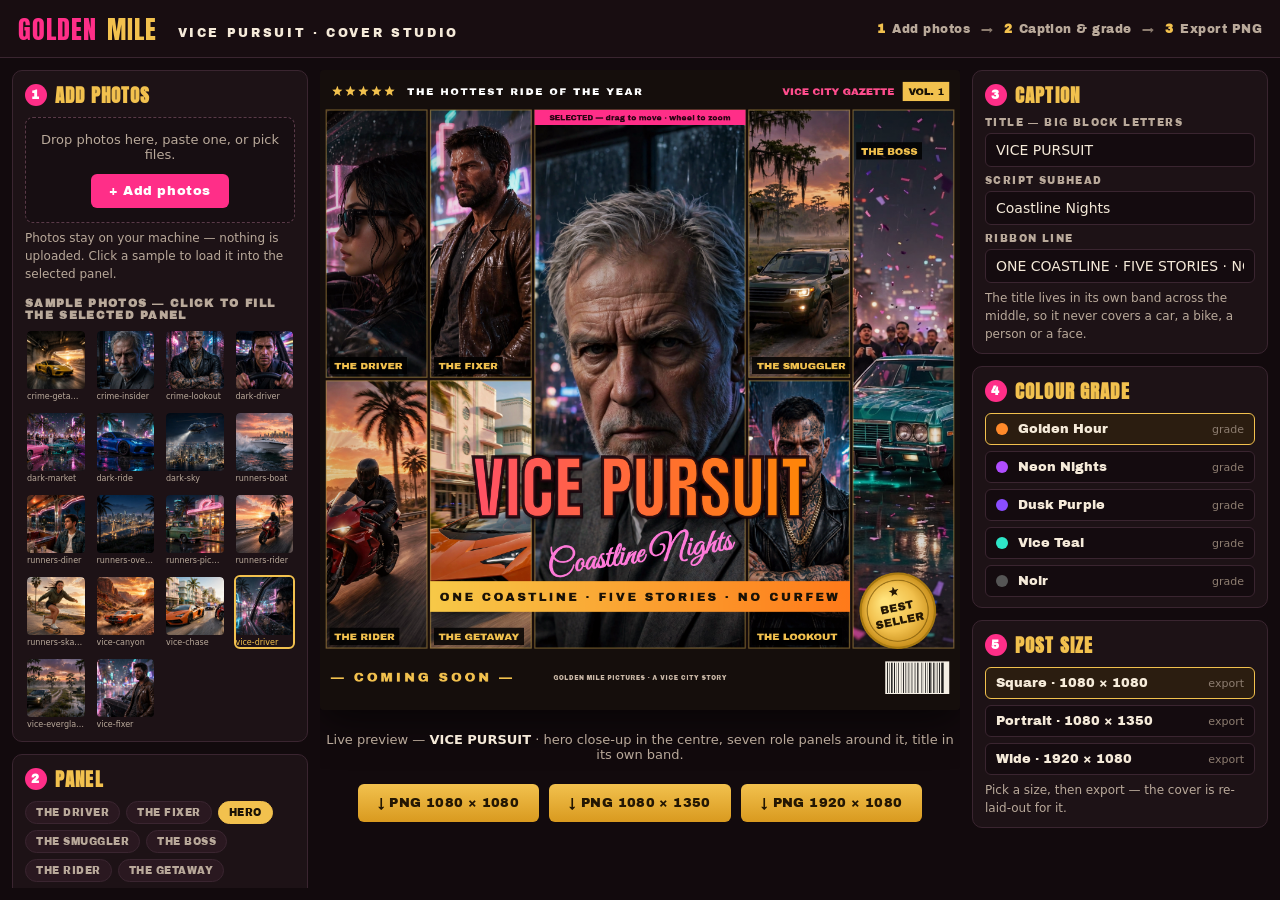
<file: app/index.html>
<!doctype html>
<html lang="en">
<head>
<meta charset="utf-8">
<meta name="viewport" content="width=device-width, initial-scale=1">
<title>VICE PURSUIT · Cover Studio</title>
<link rel="stylesheet" href="style.css">
</head>
<body>
<header class="topbar" id="topbar">
  <div class="wordmark"><span class="word-golden">GOLDEN</span> <span class="word-mile">MILE</span> <span class="word-rest">VICE PURSUIT · COVER STUDIO</span></div>
  <div class="steps"><span><b>1</b> Add photos</span> <i>→</i> <span><b>2</b> Caption &amp; grade</span> <i>→</i> <span><b>3</b> Export PNG</span></div>
</header>

<main class="workspace" id="workspace">
  <section class="column left" id="leftColumn">
    <div class="panel-card">
      <h2 class="section-title"><span class="step-dot">1</span> ADD PHOTOS</h2>
      <div class="dropzone" id="dropzone" tabindex="0">
        <p>Drop photos here, paste one, or pick files.</p>
        <button class="pink-button" id="addPhotosButton" type="button">+ Add photos</button>
        <input type="file" id="photoPicker" accept="image/*" multiple hidden>
      </div>
      <p class="hint">Photos stay on your machine — nothing is uploaded. Click a sample to load it into the selected panel.</p>
      <h3 class="grid-title">SAMPLE PHOTOS — CLICK TO FILL THE SELECTED PANEL</h3>
      <div class="sample-grid" id="sampleGrid"></div>
    </div>
    <div class="panel-card panel-controls">
      <h2 class="section-title"><span class="step-dot">2</span> PANEL</h2>
      <div class="panel-pick" id="panelPick"></div>
      <label class="zoom-row">Zoom <input type="range" id="zoomSlider" min="100" max="260" value="100"></label>
      <button class="ghost-button" id="resetPanelButton" type="button">Reset panel framing</button>
    </div>
  </section>

  <section class="column centre" id="centreColumn">
    <div class="cover-stage" id="coverStage">
      <canvas id="coverCanvas" width="1080" height="1080"></canvas>
    </div>
    <p class="caption-line">Live preview — <b>VICE PURSUIT</b> · hero close-up in the centre, seven role panels around it, title in its own band.</p>
    <div class="export-row">
      <button class="gold-button" type="button" data-export="square">↓ PNG 1080 × 1080</button>
      <button class="gold-button" type="button" data-export="portrait">↓ PNG 1080 × 1350</button>
      <button class="gold-button" type="button" data-export="wide">↓ PNG 1920 × 1080</button>
    </div>
  </section>

  <section class="column right" id="rightColumn">
    <div class="panel-card">
      <h2 class="section-title"><span class="step-dot">3</span> CAPTION</h2>
      <label class="field-label" for="titleInput">TITLE — BIG BLOCK LETTERS</label>
      <input class="text-field" id="titleInput" type="text" value="VICE PURSUIT" maxlength="24">
      <label class="field-label" for="subheadInput">SCRIPT SUBHEAD</label>
      <input class="text-field" id="subheadInput" type="text" value="Coastline Nights" maxlength="32">
      <label class="field-label" for="ribbonInput">RIBBON LINE</label>
      <input class="text-field" id="ribbonInput" type="text" value="ONE COASTLINE · FIVE STORIES · NO CURFEW" maxlength="48">
      <p class="hint">The title lives in its own band across the middle, so it never covers a car, a bike, a person or a face.</p>
    </div>
    <div class="panel-card">
      <h2 class="section-title"><span class="step-dot">4</span> COLOUR GRADE</h2>
      <div class="grade-list" id="gradeList"></div>
    </div>
    <div class="panel-card">
      <h2 class="section-title"><span class="step-dot">5</span> POST SIZE</h2>
      <div class="size-list" id="sizeList"></div>
      <p class="hint">Pick a size, then export — the cover is re-laid-out for it.</p>
    </div>
  </section>
</main>

<script type="module" src="src/main.js"></script>
</body>
</html>
</file>
<file: app/style.css>
/* VICE PURSUIT · Cover Studio — dark editor theme + cover typography. */

@font-face {
  font-family: 'Anton';
  src: url('fonts/Anton-Regular.ttf') format('truetype');
  font-weight: 400;
  font-style: normal;
  font-display: swap;
}
@font-face {
  font-family: 'Archivo Black';
  src: url('fonts/ArchivoBlack-Regular.ttf') format('truetype');
  font-weight: 400;
  font-style: normal;
  font-display: swap;
}
@font-face {
  font-family: 'Bebas Neue';
  src: url('fonts/BebasNeue-Regular.ttf') format('truetype');
  font-weight: 400;
  font-style: normal;
  font-display: swap;
}
@font-face {
  font-family: 'Great Vibes';
  src: url('fonts/GreatVibes-Regular.ttf') format('truetype');
  font-weight: 400;
  font-style: normal;
  font-display: swap;
}

:root {
  --ink: #f5ead9;
  --ink-dim: #b9a99a;
  --ink-faint: #8d7d70;
  --page: #120a0d;
  --card: #1d1216;
  --card-line: #3a2530;
  --gold: #f2c14e;
  --gold-deep: #d99a1f;
  --pink: #ff2e88;
  --pink-soft: #ff7ad9;
  --field: #140b0f;
}

* { box-sizing: border-box; }

html, body {
  margin: 0;
  padding: 0;
  height: 100%;
  overflow: hidden;
  background: var(--page);
  color: var(--ink);
  font-family: 'Archivo Black', 'Arial Black', system-ui, sans-serif;
}

body.cover-mode { background: #0a0507; }
body.cover-mode .topbar { display: none; }
body.cover-mode .workspace {
  display: block;
  height: 100%;
  padding: 0;
  gap: 0;
}
body.cover-mode .column.left,
body.cover-mode .column.right,
body.cover-mode .caption-line,
body.cover-mode .export-row { display: none; }
body.cover-mode .column.centre { display: block; height: 100%; }
body.cover-mode .cover-stage {
  height: 100%;
  padding: 0;
}
body.cover-mode #coverCanvas {
  width: 100vw;
  height: 100vh;
  max-width: 100vw;
  max-height: 100vh;
  object-fit: contain;
  box-shadow: none;
  border-radius: 0;
  cursor: default;
}

/* ---- top bar ---- */

.topbar {
  height: 58px;
  display: flex;
  align-items: center;
  justify-content: space-between;
  padding: 0 18px;
  border-bottom: 1px solid var(--card-line);
  background: #180d11;
}

.wordmark { font-size: 26px; letter-spacing: 0.04em; white-space: nowrap; }
.word-golden { color: var(--pink); font-family: 'Anton', sans-serif; }
.word-mile { color: var(--gold); font-family: 'Anton', sans-serif; }
.word-rest {
  font-family: 'Archivo Black', sans-serif;
  font-size: 12px;
  letter-spacing: 0.22em;
  color: var(--ink);
  margin-left: 10px;
  vertical-align: 3px;
}

.steps { font-size: 12px; letter-spacing: 0.04em; color: var(--ink-dim); white-space: nowrap; }
.steps b { color: var(--gold); margin-right: 2px; }
.steps i { color: var(--ink-faint); font-style: normal; margin: 0 6px; }

/* ---- workspace columns ---- */

.workspace {
  display: grid;
  grid-template-columns: 296px minmax(0, 1fr) 296px;
  gap: 12px;
  padding: 12px;
  height: calc(100% - 58px);
}

.column { min-width: 0; min-height: 0; display: flex; flex-direction: column; gap: 12px; }
.column.left, .column.right { overflow-y: auto; scrollbar-width: thin; }
.column.centre { align-items: center; overflow: hidden; }

.panel-card {
  background: var(--card);
  border: 1px solid var(--card-line);
  border-radius: 10px;
  padding: 10px 12px;
}

.section-title {
  margin: 0 0 8px;
  font-family: 'Anton', sans-serif;
  font-size: 19px;
  letter-spacing: 0.06em;
  color: var(--gold);
  display: flex;
  align-items: center;
  gap: 8px;
}

.step-dot {
  display: inline-flex;
  align-items: center;
  justify-content: center;
  width: 22px;
  height: 22px;
  border-radius: 50%;
  background: var(--pink);
  color: #fff;
  font-family: 'Archivo Black', sans-serif;
  font-size: 12px;
  flex: none;
}

.hint { font-family: system-ui, sans-serif; font-size: 12px; line-height: 1.5; color: var(--ink-dim); margin: 6px 0 0; }

/* ---- left: dropzone + samples ---- */

.dropzone {
  border: 1.5px dashed #5a3a48;
  border-radius: 8px;
  padding: 14px 12px;
  text-align: center;
  background: #170e12;
}
.dropzone.drag-over { border-color: var(--pink); background: #241219; }
.dropzone p { margin: 0 0 12px; font-family: system-ui, sans-serif; font-size: 13px; color: var(--ink-dim); }

.pink-button {
  background: var(--pink);
  color: #fff;
  border: 0;
  border-radius: 6px;
  padding: 10px 18px;
  font-family: 'Archivo Black', sans-serif;
  font-size: 13px;
  letter-spacing: 0.04em;
  cursor: pointer;
}
.pink-button:hover { background: #ff4a9a; }

.grid-title {
  font-family: 'Archivo Black', sans-serif;
  font-size: 11px;
  letter-spacing: 0.12em;
  color: var(--ink-dim);
  margin: 14px 0 8px;
}

.sample-grid {
  display: grid;
  grid-template-columns: repeat(4, 1fr);
  gap: 8px;
}
.sample-thumb {
  border: 2px solid transparent;
  border-radius: 6px;
  padding: 0;
  background: none;
  cursor: pointer;
  text-align: left;
  overflow: hidden;
}
.sample-thumb img { width: 100%; height: 58px; object-fit: cover; display: block; border-radius: 4px; }
.sample-thumb span {
  display: block;
  font-family: system-ui, sans-serif;
  font-size: 8px;
  color: var(--ink-dim);
  padding-top: 3px;
  white-space: nowrap;
  overflow: hidden;
  text-overflow: ellipsis;
}
.sample-thumb.selected { border-color: var(--gold); }
.sample-thumb.selected span { color: var(--gold); }

/* ---- left: panel controls ---- */

.panel-pick { display: flex; flex-wrap: wrap; gap: 6px; margin-bottom: 12px; }
.panel-chip {
  background: #2a1820;
  border: 1px solid var(--card-line);
  color: var(--ink-dim);
  border-radius: 20px;
  padding: 5px 10px;
  font-family: 'Archivo Black', sans-serif;
  font-size: 10px;
  letter-spacing: 0.05em;
  cursor: pointer;
}
.panel-chip.selected { background: var(--gold); color: #1a1206; border-color: var(--gold); }

.zoom-row { display: flex; align-items: center; gap: 10px; font-family: system-ui, sans-serif; font-size: 12px; color: var(--ink-dim); }
.zoom-row input { flex: 1; accent-color: var(--pink); }

.ghost-button {
  margin-top: 12px;
  width: 100%;
  background: transparent;
  border: 1px solid var(--card-line);
  color: var(--ink-dim);
  border-radius: 6px;
  padding: 8px;
  font-family: 'Archivo Black', sans-serif;
  font-size: 11px;
  letter-spacing: 0.05em;
  cursor: pointer;
}
.ghost-button:hover { color: var(--ink); border-color: var(--gold); }

/* ---- centre: cover preview + export ---- */

.cover-stage {
  flex: none;
  width: 100%;
  display: flex;
  justify-content: center;
  min-height: 0;
}
#coverCanvas {
  display: block;
  width: auto;
  height: auto;
  max-width: 100%;
  max-height: calc(100vh - 58px - 24px - 22px - 52px);
  border-radius: 4px;
  box-shadow: 0 12px 40px rgba(0, 0, 0, 0.6);
  cursor: crosshair;
}

.caption-line { font-family: system-ui, sans-serif; font-size: 13px; color: var(--ink-dim); margin: 10px 0; text-align: center; }
.caption-line b { color: var(--ink); }

.export-row { display: flex; gap: 10px; }
.gold-button {
  background: linear-gradient(180deg, var(--gold), var(--gold-deep));
  color: #241703;
  border: 0;
  border-radius: 6px;
  padding: 12px 20px;
  font-family: 'Archivo Black', sans-serif;
  font-size: 13px;
  letter-spacing: 0.03em;
  cursor: pointer;
  white-space: nowrap;
}
.gold-button:hover { filter: brightness(1.08); }

/* ---- right: caption / grade / size ---- */

.field-label { display: block; font-family: 'Archivo Black', sans-serif; font-size: 10px; letter-spacing: 0.14em; color: var(--ink-dim); margin: 8px 0 5px; }
.field-label:first-of-type { margin-top: 0; }
.text-field {
  width: 100%;
  background: var(--field);
  border: 1px solid var(--card-line);
  border-radius: 6px;
  color: var(--ink);
  padding: 8px 10px;
  font-family: system-ui, sans-serif;
  font-size: 14px;
  outline: none;
}
.text-field:focus { border-color: var(--pink); }

.grade-list, .size-list { display: flex; flex-direction: column; gap: 6px; }
.grade-row, .size-row {
  display: flex;
  align-items: center;
  gap: 10px;
  width: 100%;
  background: var(--field);
  border: 1px solid var(--card-line);
  border-radius: 6px;
  padding: 8px 10px;
  color: var(--ink);
  font-family: 'Archivo Black', sans-serif;
  font-size: 13px;
  cursor: pointer;
  text-align: left;
}
.grade-row.selected, .size-row.selected { border-color: var(--gold); background: #2b1d10; }
.grade-dot { width: 12px; height: 12px; border-radius: 50%; flex: none; }
.grade-row .tag, .size-row .tag { margin-left: auto; font-family: system-ui, sans-serif; font-size: 11px; color: var(--ink-faint); }
</file>
